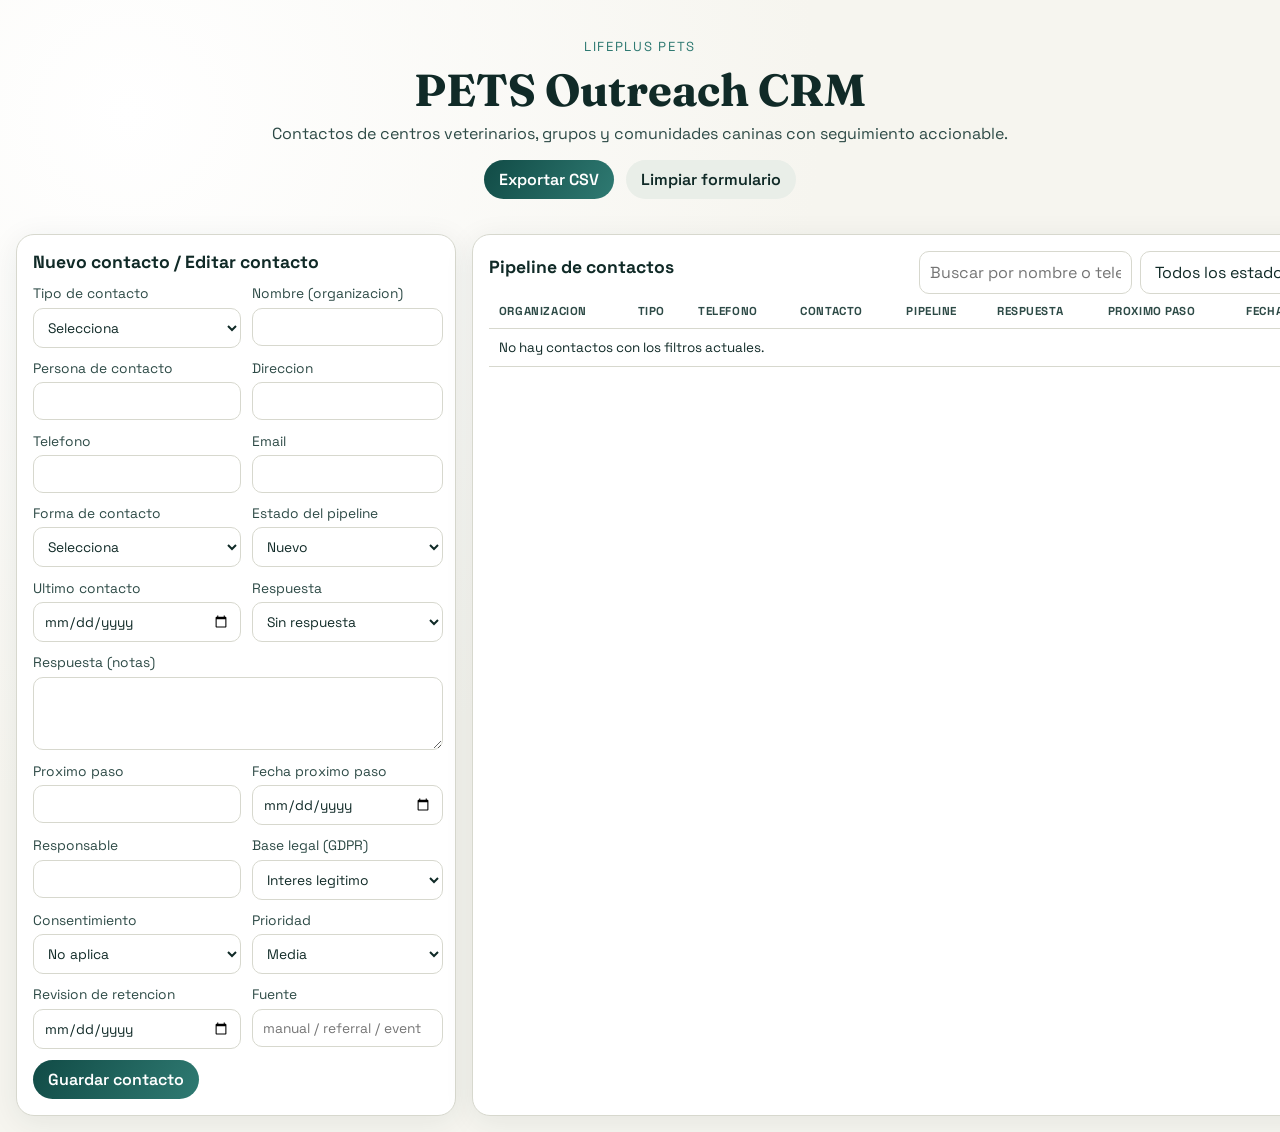
<file: openspec/context/crm/index.html>
<!doctype html>
<html lang="es">
  <head>
    <meta charset="UTF-8" />
    <meta name="viewport" content="width=device-width, initial-scale=1.0" />
    <title>PETS Outreach CRM</title>
    <link rel="stylesheet" href="./styles.css" />
  </head>
  <body>
    <header class="hero">
      <p class="eyebrow">LifePlus Pets</p>
      <h1>PETS Outreach CRM</h1>
      <p class="subtitle">
        Contactos de centros veterinarios, grupos y comunidades caninas con
        seguimiento accionable.
      </p>
      <div class="hero-actions">
        <button id="exportCsvBtn" class="btn btn-primary">Exportar CSV</button>
        <button id="clearFormBtn" class="btn btn-secondary" type="button">
          Limpiar formulario
        </button>
      </div>
    </header>

    <main class="layout">
      <section class="card">
        <h2>Nuevo contacto / Editar contacto</h2>
        <form id="contactForm" class="form-grid">
          <input type="hidden" id="recordId" />

          <label>
            Tipo de contacto
            <select id="contactType" required>
              <option value="">Selecciona</option>
              <option value="veterinary_clinic">Centro veterinario</option>
              <option value="dog_community">Grupo/comunidad canina</option>
              <option value="trainer">Adiestrador</option>
              <option value="breeder">Criador</option>
              <option value="pet_store">Tienda de mascotas</option>
              <option value="other">Otro</option>
            </select>
          </label>

          <label>
            Nombre (organizacion)
            <input id="organizationName" required />
          </label>

          <label>
            Persona de contacto
            <input id="contactName" />
          </label>

          <label>
            Direccion
            <input id="address" required />
          </label>

          <label>
            Telefono
            <input id="phone" required />
          </label>

          <label>
            Email
            <input id="email" type="email" />
          </label>

          <label>
            Forma de contacto
            <select id="preferredContactMethod" required>
              <option value="">Selecciona</option>
              <option value="phone">Telefono</option>
              <option value="email">Email</option>
              <option value="whatsapp">WhatsApp</option>
              <option value="instagram_dm">Instagram DM</option>
              <option value="in_person">Presencial</option>
            </select>
          </label>

          <label>
            Estado del pipeline
            <select id="pipelineStage" required>
              <option value="nuevo">Nuevo</option>
              <option value="intento_1_enviado">Intento 1 enviado</option>
              <option value="intento_2_enviado">Intento 2 enviado</option>
              <option value="conversacion_abierta">Conversacion abierta</option>
              <option value="interesado">Interesado</option>
              <option value="propuesta_enviada">Propuesta enviada</option>
              <option value="en_negociacion">En negociacion</option>
              <option value="ganado">Ganado</option>
              <option value="perdido">Perdido</option>
              <option value="en_nurture">En nurture</option>
            </select>
          </label>

          <label>
            Ultimo contacto
            <input id="lastContactDate" type="date" />
          </label>

          <label>
            Respuesta
            <select id="responseStatus" required>
              <option value="sin_respuesta">Sin respuesta</option>
              <option value="interesado">Interesado</option>
              <option value="no_interesado">No interesado</option>
              <option value="recontactar">Recontactar</option>
              <option value="referido">Referido</option>
            </select>
          </label>

          <label class="full-width">
            Respuesta (notas)
            <textarea id="responseNotes" rows="3"></textarea>
          </label>

          <label>
            Proximo paso
            <input id="nextStep" required />
          </label>

          <label>
            Fecha proximo paso
            <input id="nextStepDue" type="date" />
          </label>

          <label>
            Responsable
            <input id="owner" />
          </label>

          <label>
            Base legal (GDPR)
            <select id="legalBasis">
              <option value="interes_legitimo">Interes legitimo</option>
              <option value="precontractual">Precontractual</option>
              <option value="consentimiento">Consentimiento</option>
            </select>
          </label>

          <label>
            Consentimiento
            <select id="consentStatus">
              <option value="no_aplica">No aplica</option>
              <option value="pendiente">Pendiente</option>
              <option value="otorgado">Otorgado</option>
              <option value="retirado">Retirado</option>
            </select>
          </label>

          <label>
            Prioridad
            <select id="priority">
              <option value="high">Alta</option>
              <option value="medium" selected>Media</option>
              <option value="low">Baja</option>
            </select>
          </label>

          <label>
            Revision de retencion
            <input id="retentionReviewAt" type="date" />
          </label>

          <label>
            Fuente
            <input id="source" placeholder="manual / referral / event" />
          </label>

          <div class="full-width">
            <button class="btn btn-primary" type="submit">
              Guardar contacto
            </button>
          </div>
        </form>
      </section>

      <section class="card">
        <div class="table-header">
          <h2>Pipeline de contactos</h2>
          <div class="filters">
            <input id="searchInput" placeholder="Buscar por nombre o telefono" />
            <select id="statusFilter">
              <option value="">Todos los estados del pipeline</option>
              <option value="nuevo">Nuevo</option>
              <option value="intento_1_enviado">Intento 1 enviado</option>
              <option value="intento_2_enviado">Intento 2 enviado</option>
              <option value="conversacion_abierta">Conversacion abierta</option>
              <option value="interesado">Interesado</option>
              <option value="propuesta_enviada">Propuesta enviada</option>
              <option value="en_negociacion">En negociacion</option>
              <option value="ganado">Ganado</option>
              <option value="perdido">Perdido</option>
              <option value="en_nurture">En nurture</option>
            </select>
          </div>
        </div>

        <div class="table-wrap">
          <table>
            <thead>
              <tr>
                <th>Organizacion</th>
                <th>Tipo</th>
                <th>Telefono</th>
                <th>Contacto</th>
                <th>Pipeline</th>
                <th>Respuesta</th>
                <th>Proximo paso</th>
                <th>Fecha</th>
                <th>Acciones</th>
              </tr>
            </thead>
            <tbody id="contactsTableBody"></tbody>
          </table>
        </div>
      </section>
    </main>

    <script src="./app.js"></script>
  </body>
</html>
</file>
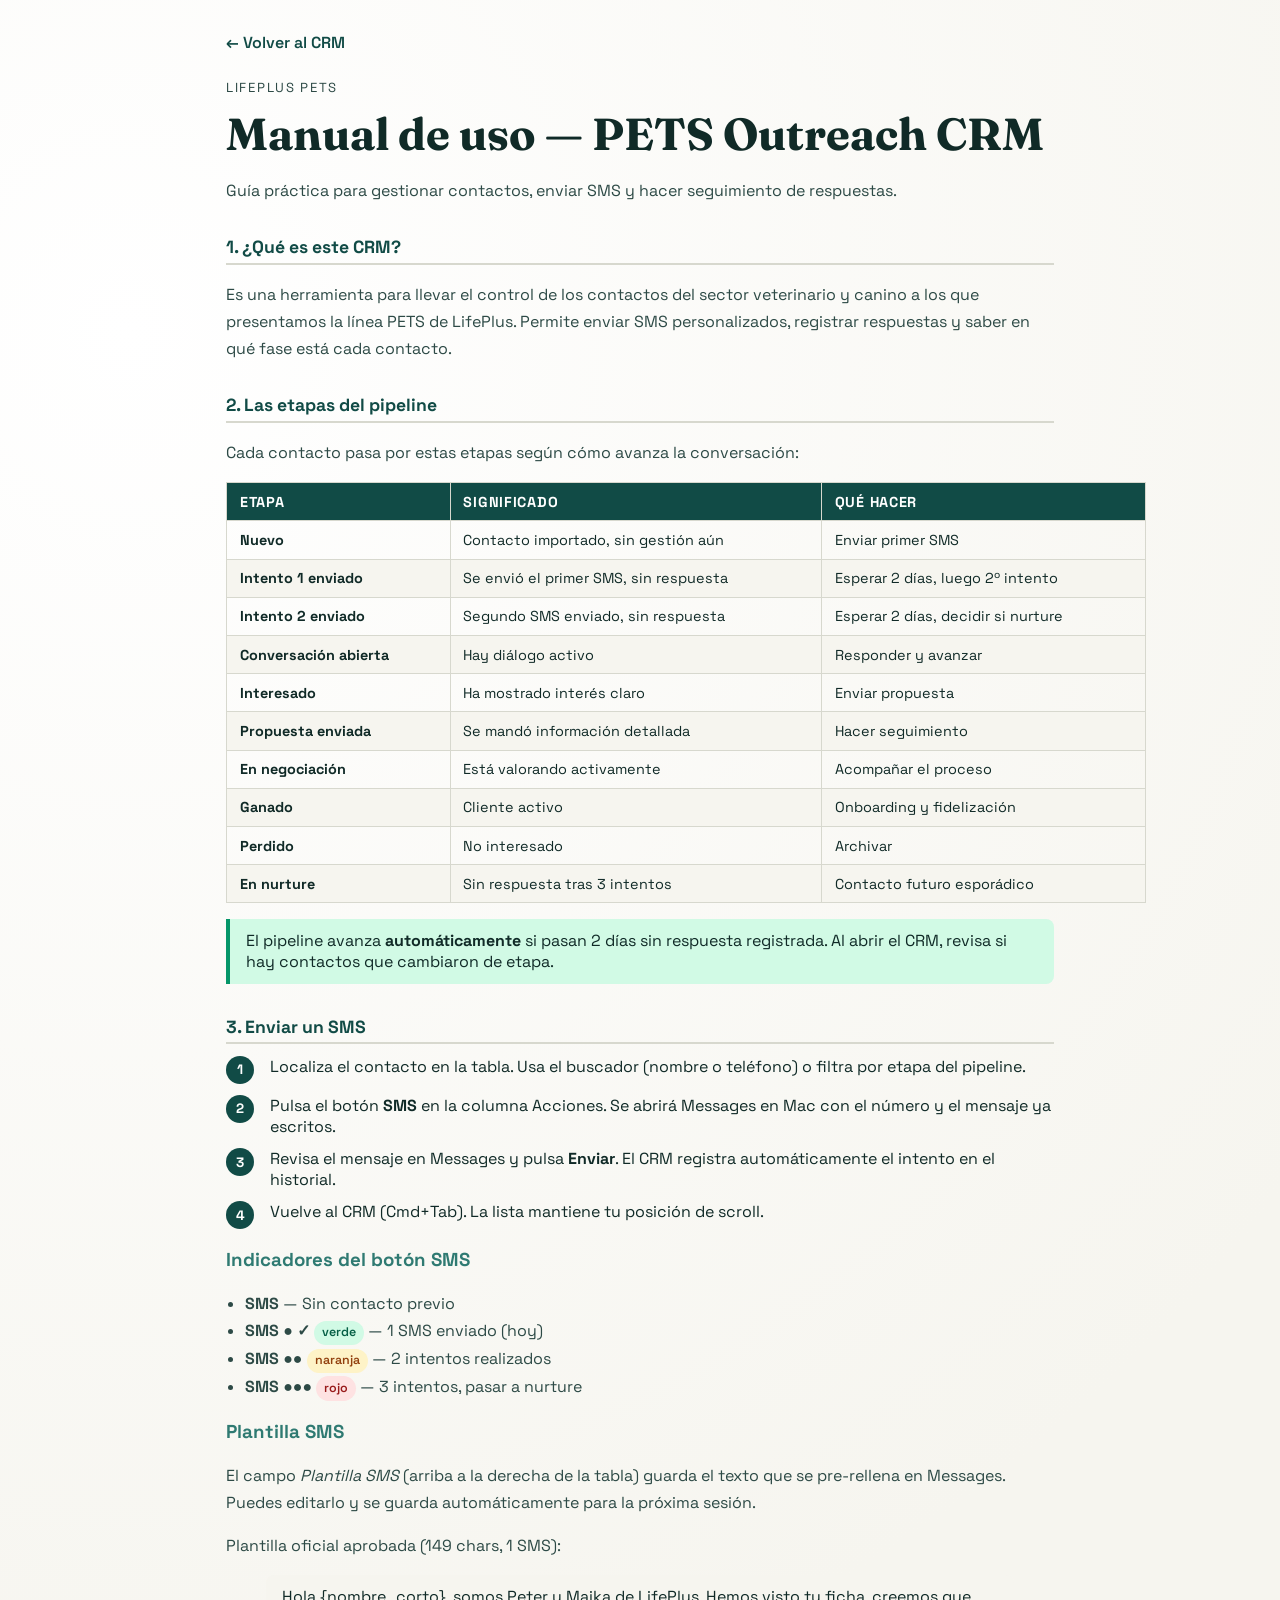
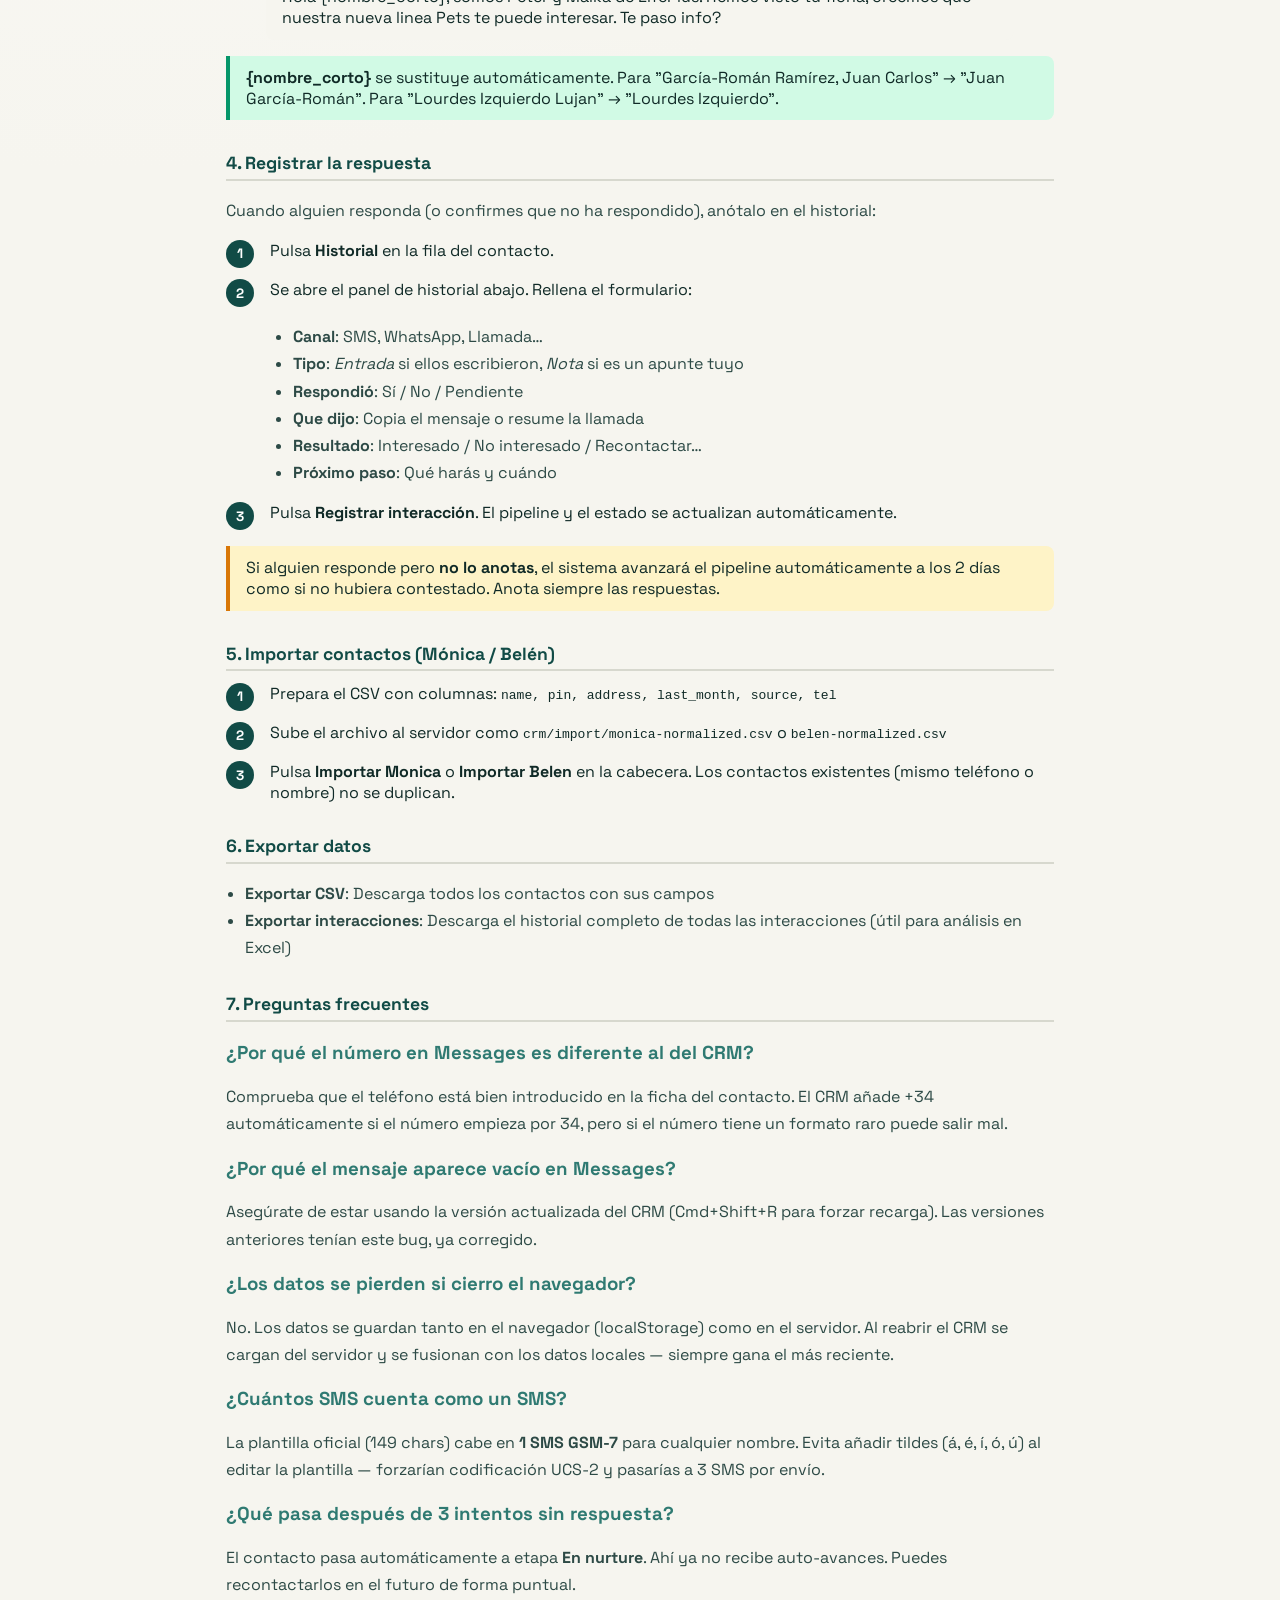
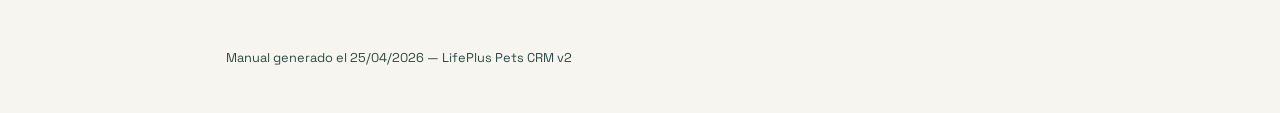
<file: crm/manual.html>
<!doctype html>
<html lang="es">
  <head>
    <meta charset="UTF-8" />
    <meta name="viewport" content="width=device-width, initial-scale=1.0" />
    <title>Manual CRM — PETS Outreach</title>
    <link rel="stylesheet" href="./styles.css" />
    <style>
      .manual-wrap { max-width: 860px; margin: 0 auto; padding: 2rem 1rem; }
      .manual-wrap h1 { font-family: "Fraunces", serif; }
      .manual-wrap h2 { color: var(--brand); border-bottom: 2px solid var(--line); padding-bottom: 0.3rem; margin-top: 2rem; }
      .manual-wrap h3 { color: var(--brand-2); margin-top: 1.2rem; }
      .manual-wrap p, .manual-wrap li { line-height: 1.7; color: var(--ink-soft); }
      .manual-wrap ul { padding-left: 1.2rem; }
      .tip { background: #d1fae5; border-left: 4px solid #059669; padding: 0.7rem 1rem; border-radius: 0 8px 8px 0; margin: 1rem 0; }
      .warning { background: #fef3c7; border-left: 4px solid #d97706; padding: 0.7rem 1rem; border-radius: 0 8px 8px 0; margin: 1rem 0; }
      .step { display: flex; gap: 1rem; align-items: flex-start; margin: 0.7rem 0; }
      .step-num { background: var(--brand); color: #fff; border-radius: 50%; width: 28px; height: 28px; display: flex; align-items: center; justify-content: center; font-weight: 700; flex-shrink: 0; font-size: 0.85rem; }
      .pipeline-table { width: 100%; border-collapse: collapse; margin: 1rem 0; }
      .pipeline-table th, .pipeline-table td { padding: 0.6rem 0.8rem; border: 1px solid var(--line); font-size: 0.9rem; text-align: left; }
      .pipeline-table th { background: var(--brand); color: #fff; }
      .pipeline-table tr:nth-child(even) { background: #f6f5ef; }
      .back-btn { display: inline-block; margin-bottom: 1.5rem; color: var(--brand); text-decoration: none; font-weight: 600; }
      .back-btn:hover { text-decoration: underline; }
      .badge { display: inline-block; padding: 0.1rem 0.5rem; border-radius: 999px; font-size: 0.78rem; font-weight: 600; }
      .badge-green { background: #d1fae5; color: #065f46; }
      .badge-orange { background: #fef3c7; color: #92400e; }
      .badge-red { background: #fee2e2; color: #991b1b; }
    </style>
  </head>
  <body>
    <div class="manual-wrap">
      <a class="back-btn" href="./index.html">← Volver al CRM</a>

      <p class="eyebrow">LifePlus Pets</p>
      <h1>Manual de uso — PETS Outreach CRM</h1>
      <p>Guía práctica para gestionar contactos, enviar SMS y hacer seguimiento de respuestas.</p>

      <!-- ═══════════════════════════════════════ -->
      <h2>1. ¿Qué es este CRM?</h2>
      <p>Es una herramienta para llevar el control de los contactos del sector veterinario y canino a los que presentamos la línea PETS de LifePlus. Permite enviar SMS personalizados, registrar respuestas y saber en qué fase está cada contacto.</p>

      <!-- ═══════════════════════════════════════ -->
      <h2>2. Las etapas del pipeline</h2>
      <p>Cada contacto pasa por estas etapas según cómo avanza la conversación:</p>
      <table class="pipeline-table">
        <thead><tr><th>Etapa</th><th>Significado</th><th>Qué hacer</th></tr></thead>
        <tbody>
          <tr><td><strong>Nuevo</strong></td><td>Contacto importado, sin gestión aún</td><td>Enviar primer SMS</td></tr>
          <tr><td><strong>Intento 1 enviado</strong></td><td>Se envió el primer SMS, sin respuesta</td><td>Esperar 2 días, luego 2º intento</td></tr>
          <tr><td><strong>Intento 2 enviado</strong></td><td>Segundo SMS enviado, sin respuesta</td><td>Esperar 2 días, decidir si nurture</td></tr>
          <tr><td><strong>Conversación abierta</strong></td><td>Hay diálogo activo</td><td>Responder y avanzar</td></tr>
          <tr><td><strong>Interesado</strong></td><td>Ha mostrado interés claro</td><td>Enviar propuesta</td></tr>
          <tr><td><strong>Propuesta enviada</strong></td><td>Se mandó información detallada</td><td>Hacer seguimiento</td></tr>
          <tr><td><strong>En negociación</strong></td><td>Está valorando activamente</td><td>Acompañar el proceso</td></tr>
          <tr><td><strong>Ganado</strong></td><td>Cliente activo</td><td>Onboarding y fidelización</td></tr>
          <tr><td><strong>Perdido</strong></td><td>No interesado</td><td>Archivar</td></tr>
          <tr><td><strong>En nurture</strong></td><td>Sin respuesta tras 3 intentos</td><td>Contacto futuro esporádico</td></tr>
        </tbody>
      </table>
      <div class="tip">El pipeline avanza <strong>automáticamente</strong> si pasan 2 días sin respuesta registrada. Al abrir el CRM, revisa si hay contactos que cambiaron de etapa.</div>

      <!-- ═══════════════════════════════════════ -->
      <h2>3. Enviar un SMS</h2>
      <div class="step"><div class="step-num">1</div><div>Localiza el contacto en la tabla. Usa el buscador (nombre o teléfono) o filtra por etapa del pipeline.</div></div>
      <div class="step"><div class="step-num">2</div><div>Pulsa el botón <strong>SMS</strong> en la columna Acciones. Se abrirá Messages en Mac con el número y el mensaje ya escritos.</div></div>
      <div class="step"><div class="step-num">3</div><div>Revisa el mensaje en Messages y pulsa <strong>Enviar</strong>. El CRM registra automáticamente el intento en el historial.</div></div>
      <div class="step"><div class="step-num">4</div><div>Vuelve al CRM (Cmd+Tab). La lista mantiene tu posición de scroll.</div></div>

      <h3>Indicadores del botón SMS</h3>
      <ul>
        <li><strong>SMS</strong> — Sin contacto previo</li>
        <li><strong>SMS ● ✓</strong> <span class="badge badge-green">verde</span> — 1 SMS enviado (hoy)</li>
        <li><strong>SMS ●●</strong> <span class="badge badge-orange">naranja</span> — 2 intentos realizados</li>
        <li><strong>SMS ●●●</strong> <span class="badge badge-red">rojo</span> — 3 intentos, pasar a nurture</li>
      </ul>

      <h3>Plantilla SMS</h3>
      <p>El campo <em>Plantilla SMS</em> (arriba a la derecha de la tabla) guarda el texto que se pre-rellena en Messages. Puedes editarlo y se guarda automáticamente para la próxima sesión.</p>
      <p>Plantilla oficial aprobada (149 chars, 1 SMS):</p>
      <blockquote style="background:#f6f5ef;padding:0.7rem 1rem;border-radius:8px;font-style:normal;">
        Hola {nombre_corto}, somos Peter y Maika de LifePlus. Hemos visto tu ficha, creemos que nuestra nueva linea Pets te puede interesar. Te paso info?
      </blockquote>
      <div class="tip"><strong>{nombre_corto}</strong> se sustituye automáticamente. Para "García-Román Ramírez, Juan Carlos" → "Juan García-Román". Para "Lourdes Izquierdo Lujan" → "Lourdes Izquierdo".</div>

      <!-- ═══════════════════════════════════════ -->
      <h2>4. Registrar la respuesta</h2>
      <p>Cuando alguien responda (o confirmes que no ha respondido), anótalo en el historial:</p>
      <div class="step"><div class="step-num">1</div><div>Pulsa <strong>Historial</strong> en la fila del contacto.</div></div>
      <div class="step"><div class="step-num">2</div><div>Se abre el panel de historial abajo. Rellena el formulario:</div></div>
      <ul style="margin-left:3rem;">
        <li><strong>Canal</strong>: SMS, WhatsApp, Llamada…</li>
        <li><strong>Tipo</strong>: <em>Entrada</em> si ellos escribieron, <em>Nota</em> si es un apunte tuyo</li>
        <li><strong>Respondió</strong>: Sí / No / Pendiente</li>
        <li><strong>Que dijo</strong>: Copia el mensaje o resume la llamada</li>
        <li><strong>Resultado</strong>: Interesado / No interesado / Recontactar…</li>
        <li><strong>Próximo paso</strong>: Qué harás y cuándo</li>
      </ul>
      <div class="step"><div class="step-num">3</div><div>Pulsa <strong>Registrar interacción</strong>. El pipeline y el estado se actualizan automáticamente.</div></div>
      <div class="warning">Si alguien responde pero <strong>no lo anotas</strong>, el sistema avanzará el pipeline automáticamente a los 2 días como si no hubiera contestado. Anota siempre las respuestas.</div>

      <!-- ═══════════════════════════════════════ -->
      <h2>5. Importar contactos (Mónica / Belén)</h2>
      <div class="step"><div class="step-num">1</div><div>Prepara el CSV con columnas: <code>name, pin, address, last_month, source, tel</code></div></div>
      <div class="step"><div class="step-num">2</div><div>Sube el archivo al servidor como <code>crm/import/monica-normalized.csv</code> o <code>belen-normalized.csv</code></div></div>
      <div class="step"><div class="step-num">3</div><div>Pulsa <strong>Importar Monica</strong> o <strong>Importar Belen</strong> en la cabecera. Los contactos existentes (mismo teléfono o nombre) no se duplican.</div></div>

      <!-- ═══════════════════════════════════════ -->
      <h2>6. Exportar datos</h2>
      <ul>
        <li><strong>Exportar CSV</strong>: Descarga todos los contactos con sus campos</li>
        <li><strong>Exportar interacciones</strong>: Descarga el historial completo de todas las interacciones (útil para análisis en Excel)</li>
      </ul>

      <!-- ═══════════════════════════════════════ -->
      <h2>7. Preguntas frecuentes</h2>

      <h3>¿Por qué el número en Messages es diferente al del CRM?</h3>
      <p>Comprueba que el teléfono está bien introducido en la ficha del contacto. El CRM añade +34 automáticamente si el número empieza por 34, pero si el número tiene un formato raro puede salir mal.</p>

      <h3>¿Por qué el mensaje aparece vacío en Messages?</h3>
      <p>Asegúrate de estar usando la versión actualizada del CRM (Cmd+Shift+R para forzar recarga). Las versiones anteriores tenían este bug, ya corregido.</p>

      <h3>¿Los datos se pierden si cierro el navegador?</h3>
      <p>No. Los datos se guardan tanto en el navegador (localStorage) como en el servidor. Al reabrir el CRM se cargan del servidor y se fusionan con los datos locales — siempre gana el más reciente.</p>

      <h3>¿Cuántos SMS cuenta como un SMS?</h3>
      <p>La plantilla oficial (149 chars) cabe en <strong>1 SMS GSM-7</strong> para cualquier nombre. Evita añadir tildes (á, é, í, ó, ú) al editar la plantilla — forzarían codificación UCS-2 y pasarías a 3 SMS por envío.</p>

      <h3>¿Qué pasa después de 3 intentos sin respuesta?</h3>
      <p>El contacto pasa automáticamente a etapa <strong>En nurture</strong>. Ahí ya no recibe auto-avances. Puedes recontactarlos en el futuro de forma puntual.</p>

      <p style="margin-top:3rem;font-size:0.8rem;color:var(--ink-soft);">Manual generado el 25/04/2026 — LifePlus Pets CRM v2</p>
    </div>
  </body>
</html>
</file>
<file: openspec/context/crm/styles.css>
@import url("https://fonts.googleapis.com/css2?family=Space+Grotesk:wght@400;500;700&family=Fraunces:opsz,wght@9..144,600&display=swap");

:root {
  --bg: #f6f5ef;
  --ink: #102a27;
  --ink-soft: #2d4a46;
  --brand: #114b46;
  --brand-2: #2f7a72;
  --accent: #d95f87;
  --lime: #9bcf3c;
  --line: #d7d8ce;
  --card: #ffffff;
}

* {
  box-sizing: border-box;
}

body {
  margin: 0;
  font-family: "Space Grotesk", sans-serif;
  background: radial-gradient(circle at 10% 10%, #ffffff 0%, var(--bg) 45%),
    linear-gradient(120deg, #eef3e5 0%, #f7f0ea 100%);
  color: var(--ink);
}

.hero {
  padding: 2.4rem 1.2rem 1.2rem;
  text-align: center;
}

.eyebrow {
  margin: 0;
  font-size: 0.82rem;
  text-transform: uppercase;
  letter-spacing: 0.13em;
  color: var(--brand-2);
}

h1 {
  font-family: "Fraunces", serif;
  margin: 0.4rem 0;
  font-size: clamp(1.9rem, 4vw, 2.8rem);
}

.subtitle {
  margin: 0 auto;
  max-width: 860px;
  color: var(--ink-soft);
}

.hero-actions {
  margin-top: 1rem;
  display: flex;
  gap: 0.7rem;
  justify-content: center;
  flex-wrap: wrap;
}

.layout {
  max-width: 1280px;
  margin: 0 auto;
  padding: 1rem;
  display: grid;
  gap: 1rem;
  grid-template-columns: 1fr;
}

@media (min-width: 1100px) {
  .layout {
    grid-template-columns: 440px 1fr;
  }
}

.card {
  background: var(--card);
  border: 1px solid var(--line);
  border-radius: 18px;
  box-shadow: 0 6px 30px rgba(25, 52, 48, 0.08);
  padding: 1rem;
}

h2 {
  margin-top: 0;
  margin-bottom: 0.7rem;
  font-size: 1.1rem;
}

.form-grid {
  display: grid;
  grid-template-columns: 1fr 1fr;
  gap: 0.7rem;
}

.full-width {
  grid-column: 1 / -1;
}

label {
  display: flex;
  flex-direction: column;
  gap: 0.34rem;
  font-size: 0.86rem;
  color: var(--ink-soft);
}

input,
select,
textarea,
button {
  font: inherit;
}

input,
select,
textarea {
  border: 1px solid var(--line);
  border-radius: 10px;
  padding: 0.56rem 0.62rem;
  background: #fff;
  color: var(--ink);
}

textarea {
  resize: vertical;
}

.btn {
  border-radius: 999px;
  padding: 0.56rem 0.95rem;
  border: 0;
  cursor: pointer;
  font-weight: 600;
}

.btn-primary {
  background: linear-gradient(120deg, var(--brand) 0%, var(--brand-2) 100%);
  color: #fff;
}

.btn-secondary {
  background: #e9eee8;
  color: var(--ink);
}

.table-header {
  display: flex;
  justify-content: space-between;
  gap: 0.7rem;
  align-items: center;
  flex-wrap: wrap;
}

.filters {
  display: flex;
  gap: 0.5rem;
  flex-wrap: wrap;
}

.table-wrap {
  overflow-x: auto;
}

table {
  width: 100%;
  border-collapse: collapse;
  min-width: 920px;
}

th,
td {
  padding: 0.62rem;
  border-bottom: 1px solid var(--line);
  font-size: 0.84rem;
  text-align: left;
  vertical-align: top;
}

th {
  text-transform: uppercase;
  letter-spacing: 0.05em;
  font-size: 0.72rem;
  color: var(--ink-soft);
}

.status-pill {
  padding: 0.18rem 0.5rem;
  border-radius: 999px;
  font-size: 0.72rem;
  display: inline-block;
}

.status-nuevo {
  background: #f3f3f0;
}

.status-intento_1_enviado {
  background: #edf4fb;
}

.status-intento_2_enviado {
  background: #e3ecfb;
}

.status-conversacion_abierta {
  background: #ddf4e8;
}

.status-interesado {
  background: #d8edf9;
}

.status-propuesta_enviada {
  background: #e9e6fb;
}

.status-en_negociacion {
  background: #f9efdc;
}

.status-ganado {
  background: #dff2d3;
}

.status-perdido {
  background: #f8dfdf;
}

.status-en_nurture {
  background: #f5f1dc;
}

.action-group {
  display: flex;
  gap: 0.35rem;
}

.mini {
  border-radius: 7px;
  border: 1px solid var(--line);
  background: #fff;
  padding: 0.25rem 0.5rem;
  cursor: pointer;
}
</file>
<file: crm/styles.css>
@import url("https://fonts.googleapis.com/css2?family=Space+Grotesk:wght@400;500;700&family=Fraunces:opsz,wght@9..144,600&display=swap");

:root {
  --bg: #f6f5ef;
  --ink: #102a27;
  --ink-soft: #2d4a46;
  --brand: #114b46;
  --brand-2: #2f7a72;
  --accent: #d95f87;
  --lime: #9bcf3c;
  --line: #d7d8ce;
  --card: #ffffff;
}

* {
  box-sizing: border-box;
}

body {
  margin: 0;
  font-family: "Space Grotesk", sans-serif;
  background: radial-gradient(circle at 10% 10%, #ffffff 0%, var(--bg) 45%),
    linear-gradient(120deg, #eef3e5 0%, #f7f0ea 100%);
  color: var(--ink);
}

.hero {
  padding: 2.4rem 1.2rem 1.2rem;
  text-align: center;
}

.eyebrow {
  margin: 0;
  font-size: 0.82rem;
  text-transform: uppercase;
  letter-spacing: 0.13em;
  color: var(--brand-2);
}

h1 {
  font-family: "Fraunces", serif;
  margin: 0.4rem 0;
  font-size: clamp(1.9rem, 4vw, 2.8rem);
}

.subtitle {
  margin: 0 auto;
  max-width: 860px;
  color: var(--ink-soft);
}

.hero-actions {
  margin-top: 1rem;
  display: flex;
  gap: 0.7rem;
  justify-content: center;
  flex-wrap: wrap;
}

.layout {
  max-width: 1280px;
  margin: 0 auto;
  padding: 1rem;
  display: grid;
  gap: 1rem;
  grid-template-columns: 1fr;
}

@media (min-width: 1100px) {
  .layout {
    grid-template-columns: 440px 1fr;
  }
}

.card {
  background: var(--card);
  border: 1px solid var(--line);
  border-radius: 18px;
  box-shadow: 0 6px 30px rgba(25, 52, 48, 0.08);
  padding: 1rem;
}

h2 {
  margin-top: 0;
  margin-bottom: 0.7rem;
  font-size: 1.1rem;
}

.form-grid {
  display: grid;
  grid-template-columns: 1fr 1fr;
  gap: 0.7rem;
}

.full-width {
  grid-column: 1 / -1;
}

label {
  display: flex;
  flex-direction: column;
  gap: 0.34rem;
  font-size: 0.86rem;
  color: var(--ink-soft);
}

input,
select,
textarea,
button {
  font: inherit;
}

input,
select,
textarea {
  border: 1px solid var(--line);
  border-radius: 10px;
  padding: 0.56rem 0.62rem;
  background: #fff;
  color: var(--ink);
}

textarea {
  resize: vertical;
}

.btn {
  border-radius: 999px;
  padding: 0.56rem 0.95rem;
  border: 0;
  cursor: pointer;
  font-weight: 600;
}

.btn-primary {
  background: linear-gradient(120deg, var(--brand) 0%, var(--brand-2) 100%);
  color: #fff;
}

.btn-secondary {
  background: #e9eee8;
  color: var(--ink);
}

.table-header {
  display: flex;
  justify-content: space-between;
  gap: 0.7rem;
  align-items: center;
  flex-wrap: wrap;
}

.filters {
  display: flex;
  gap: 0.5rem;
  flex-wrap: wrap;
}

.table-wrap {
  overflow-x: auto;
}

table {
  width: 100%;
  border-collapse: collapse;
  min-width: 920px;
}

th,
td {
  padding: 0.62rem;
  border-bottom: 1px solid var(--line);
  font-size: 0.84rem;
  text-align: left;
  vertical-align: top;
}

th {
  text-transform: uppercase;
  letter-spacing: 0.05em;
  font-size: 0.72rem;
  color: var(--ink-soft);
}

.status-pill {
  padding: 0.18rem 0.5rem;
  border-radius: 999px;
  font-size: 0.72rem;
  display: inline-block;
}

.status-nuevo {
  background: #f3f3f0;
}

.status-intento_1_enviado {
  background: #edf4fb;
}

.status-intento_2_enviado {
  background: #e3ecfb;
}

.status-conversacion_abierta {
  background: #ddf4e8;
}

.status-interesado {
  background: #d8edf9;
}

.status-propuesta_enviada {
  background: #e9e6fb;
}

.status-en_negociacion {
  background: #f9efdc;
}

.status-ganado {
  background: #dff2d3;
}

.status-perdido {
  background: #f8dfdf;
}

.status-en_nurture {
  background: #f5f1dc;
}

.action-group {
  display: flex;
  gap: 0.35rem;
}

.mini {
  border-radius: 7px;
  border: 1px solid var(--line);
  background: #fff;
  padding: 0.25rem 0.5rem;
  cursor: pointer;
}

.mini.sms-sent {
  background: #059669;
  color: #fff;
  border-color: #059669;
}

.mini.sms-btn { font-weight: 600; }
.mini.sms-1 { border-color: #059669; color: #059669; }
.mini.sms-2 { border-color: #d97706; color: #d97706; }
.mini.sms-3 { border-color: #dc2626; color: #dc2626; }
.mini.wa-btn { border-color: #25d366; color: #25d366; font-weight: 600; }

.history-panel {
  margin-top: 1rem;
  border-top: 1px solid var(--line);
  padding-top: 0.9rem;
}

.history-panel h3 {
  margin: 0 0 0.35rem;
  font-size: 1rem;
}

.history-meta {
  margin: 0 0 0.75rem;
  font-size: 0.84rem;
  color: var(--ink-soft);
}

.history-actions {
  display: flex;
  gap: 0.5rem;
  flex-wrap: wrap;
}

.history-list-wrap {
  margin-top: 0.8rem;
  overflow-x: auto;
}

.pipeline-stats {
  display: flex;
  gap: 0.5rem;
  flex-wrap: wrap;
  margin-bottom: 0.6rem;
}

.stat-pill {
  background: #f3f3f0;
  border-radius: 999px;
  padding: 0.2rem 0.75rem;
  font-size: 0.8rem;
  color: var(--ink-soft);
}

.stat-pill.stat-ok { background: #d1fae5; color: #065f46; }
.stat-pill.stat-warn { background: #fee2e2; color: #991b1b; }

tr.overdue td {
  background: #fff5f5;
}

tr.overdue td:nth-child(9) {
  color: #dc2626;
  font-weight: 600;
}

.sms-banner {
  position: fixed;
  bottom: 1.5rem;
  left: 50%;
  transform: translateX(-50%);
  background: #fff;
  border: 2px solid var(--brand);
  border-radius: 14px;
  box-shadow: 0 8px 32px rgba(17, 75, 70, 0.18);
  padding: 1rem 1.4rem;
  display: flex;
  align-items: center;
  gap: 1rem;
  flex-wrap: wrap;
  z-index: 9999;
  max-width: 92vw;
  animation: banner-in 0.2s ease;
}

@keyframes banner-in {
  from { opacity: 0; transform: translateX(-50%) translateY(12px); }
  to   { opacity: 1; transform: translateX(-50%) translateY(0); }
}

.sms-banner-text {
  font-size: 0.95rem;
  color: var(--ink);
}

.sms-banner-actions {
  display: flex;
  gap: 0.5rem;
  flex-wrap: wrap;
}
</file>
